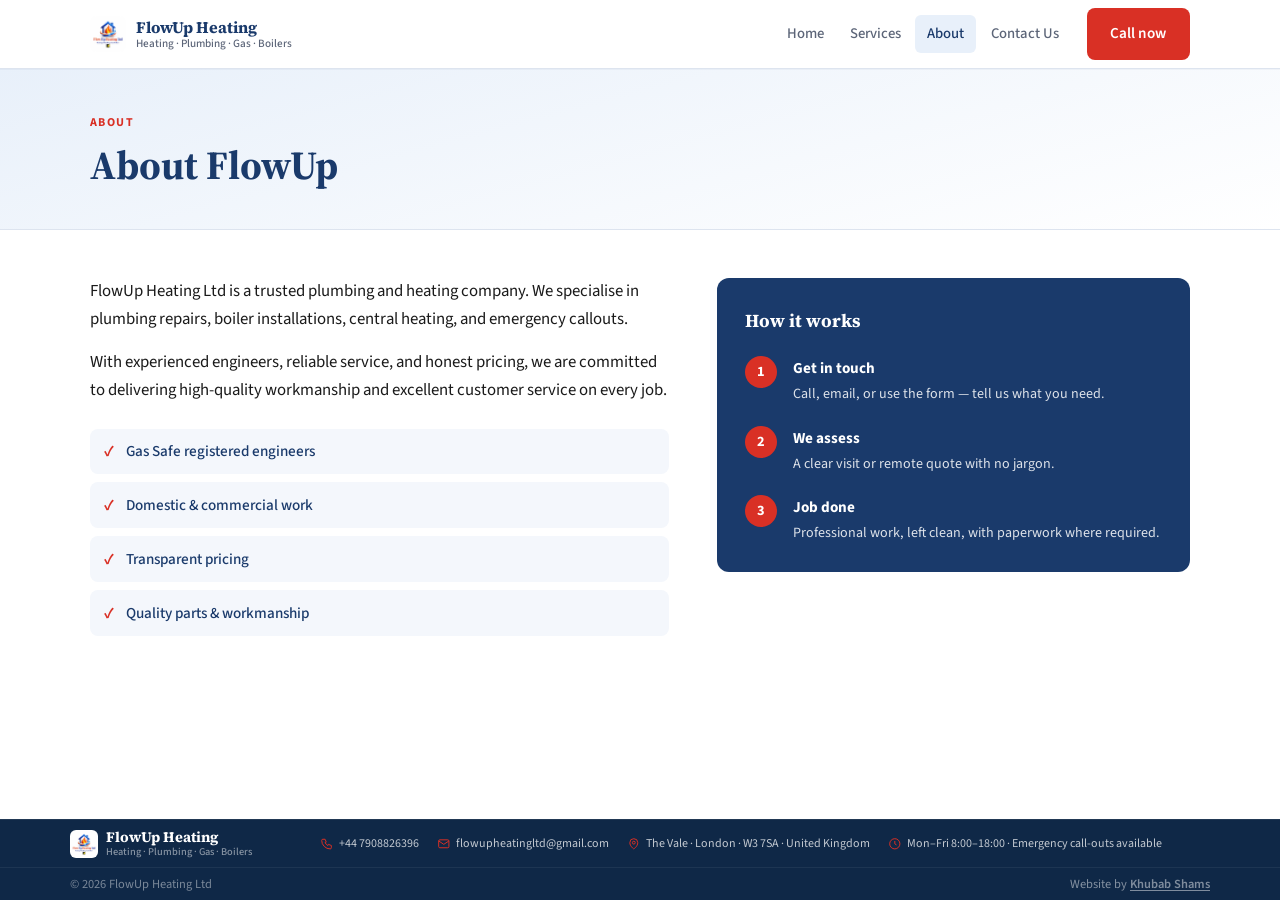
<file: about.html>
<!DOCTYPE html>
<html lang="en">
<head>
  <meta charset="UTF-8">
  <meta name="viewport" content="width=device-width, initial-scale=1.0">
  <meta name="description" content="">
  <meta name="theme-color" content="#1a3a6b">
  <link rel="apple-touch-icon" sizes="180x180" href="assets/icons/apple-touch-icon.png">
  <link rel="icon" type="image/png" sizes="32x32" href="assets/icons/favicon-32x32.png">
  <link rel="icon" type="image/png" sizes="16x16" href="assets/icons/favicon-16x16.png">
  <link rel="icon" href="assets/icons/favicon.ico">
  <link rel="manifest" href="site.webmanifest">
  <link rel="stylesheet" href="css/main.css">
  <title>FlowUp Heating Ltd</title>
</head>
<body data-page="about">
  <header id="site-header"></header>
  <main id="page-main"></main>
  <footer id="site-footer"></footer>
  <script src="content/site.js"></script>
  <script src="js/icons.js"></script>
  <script src="js/layout.js"></script>
  <script src="js/pages.js"></script>
  <script src="js/init.js"></script>
</body>
</html>
</file>
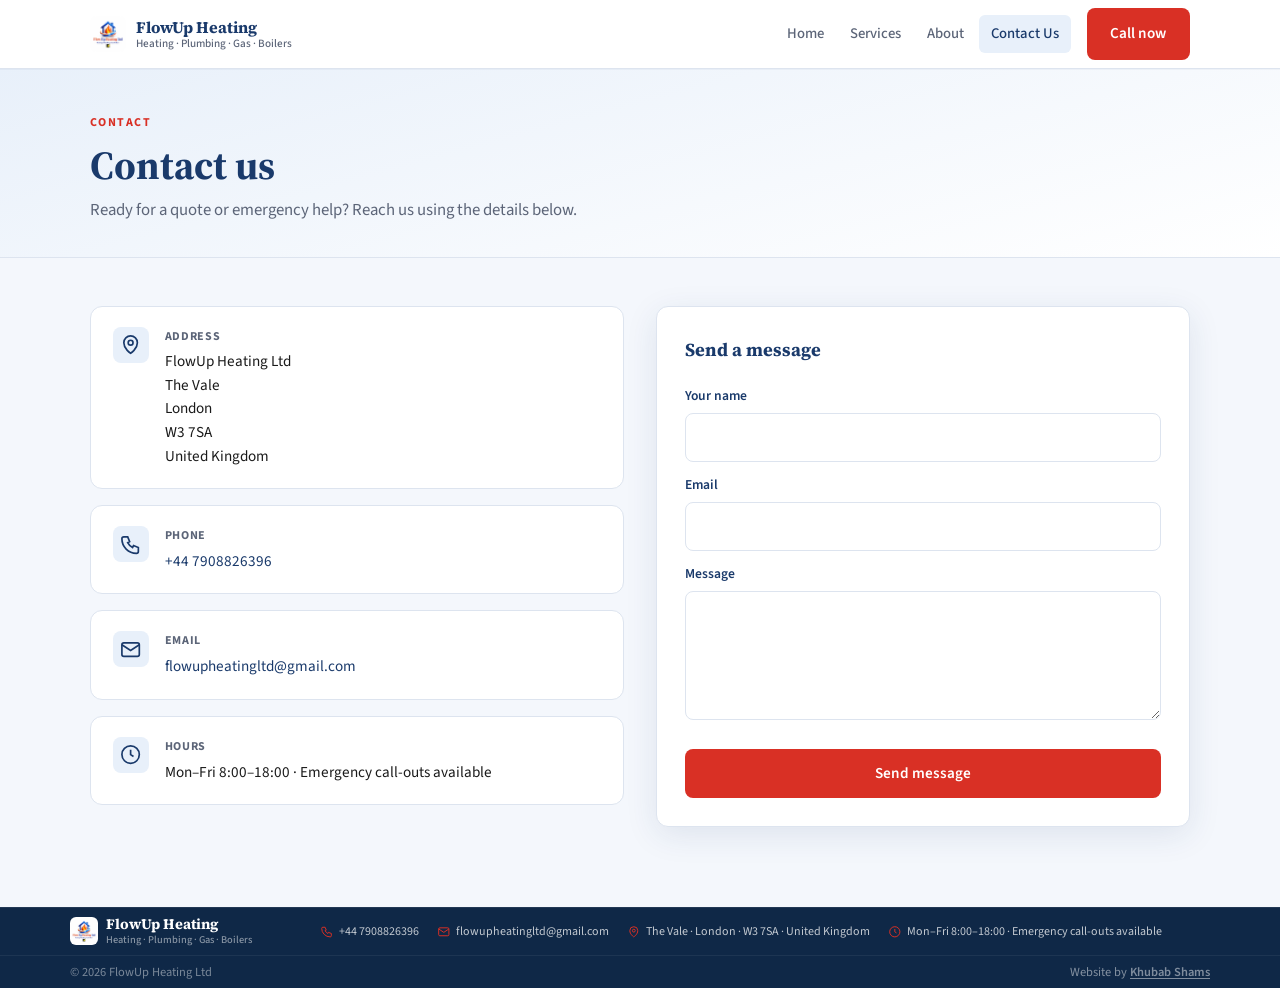
<file: contact.html>
<!DOCTYPE html>
<html lang="en">
<head>
  <meta charset="UTF-8">
  <meta name="viewport" content="width=device-width, initial-scale=1.0">
  <meta name="description" content="">
  <meta name="theme-color" content="#1a3a6b">
  <link rel="apple-touch-icon" sizes="180x180" href="assets/icons/apple-touch-icon.png">
  <link rel="icon" type="image/png" sizes="32x32" href="assets/icons/favicon-32x32.png">
  <link rel="icon" type="image/png" sizes="16x16" href="assets/icons/favicon-16x16.png">
  <link rel="icon" href="assets/icons/favicon.ico">
  <link rel="manifest" href="site.webmanifest">
  <link rel="stylesheet" href="css/main.css">
  <title>FlowUp Heating Ltd</title>
</head>
<body data-page="contact">
  <header id="site-header"></header>
  <main id="page-main"></main>
  <footer id="site-footer"></footer>
  <script src="content/site.js"></script>
  <script src="js/icons.js"></script>
  <script src="js/layout.js"></script>
  <script src="js/pages.js"></script>
  <script src="js/init.js"></script>
</body>
</html>
</file>
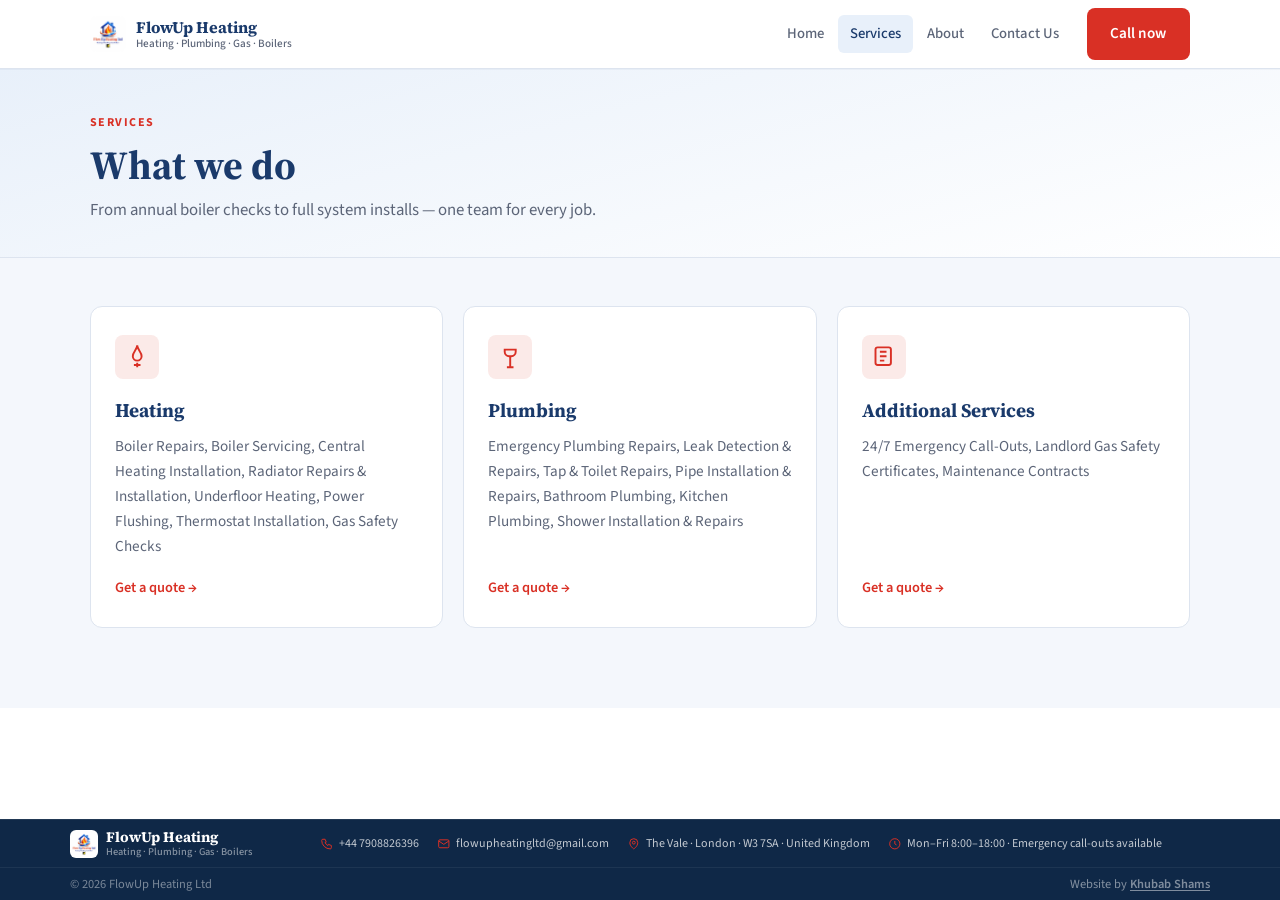
<file: services.html>
<!DOCTYPE html>
<html lang="en">
<head>
  <meta charset="UTF-8">
  <meta name="viewport" content="width=device-width, initial-scale=1.0">
  <meta name="description" content="">
  <meta name="theme-color" content="#1a3a6b">
  <link rel="apple-touch-icon" sizes="180x180" href="assets/icons/apple-touch-icon.png">
  <link rel="icon" type="image/png" sizes="32x32" href="assets/icons/favicon-32x32.png">
  <link rel="icon" type="image/png" sizes="16x16" href="assets/icons/favicon-16x16.png">
  <link rel="icon" href="assets/icons/favicon.ico">
  <link rel="manifest" href="site.webmanifest">
  <link rel="stylesheet" href="css/main.css">
  <title>FlowUp Heating Ltd</title>
</head>
<body data-page="services">
  <header id="site-header"></header>
  <main id="page-main"></main>
  <footer id="site-footer"></footer>
  <script src="content/site.js"></script>
  <script src="js/icons.js"></script>
  <script src="js/layout.js"></script>
  <script src="js/pages.js"></script>
  <script src="js/init.js"></script>
</body>
</html>
</file>
<file: css/main.css>
@import "variables.css";
@import "base.css";
@import "components.css";
@import "layout.css";
</file>
